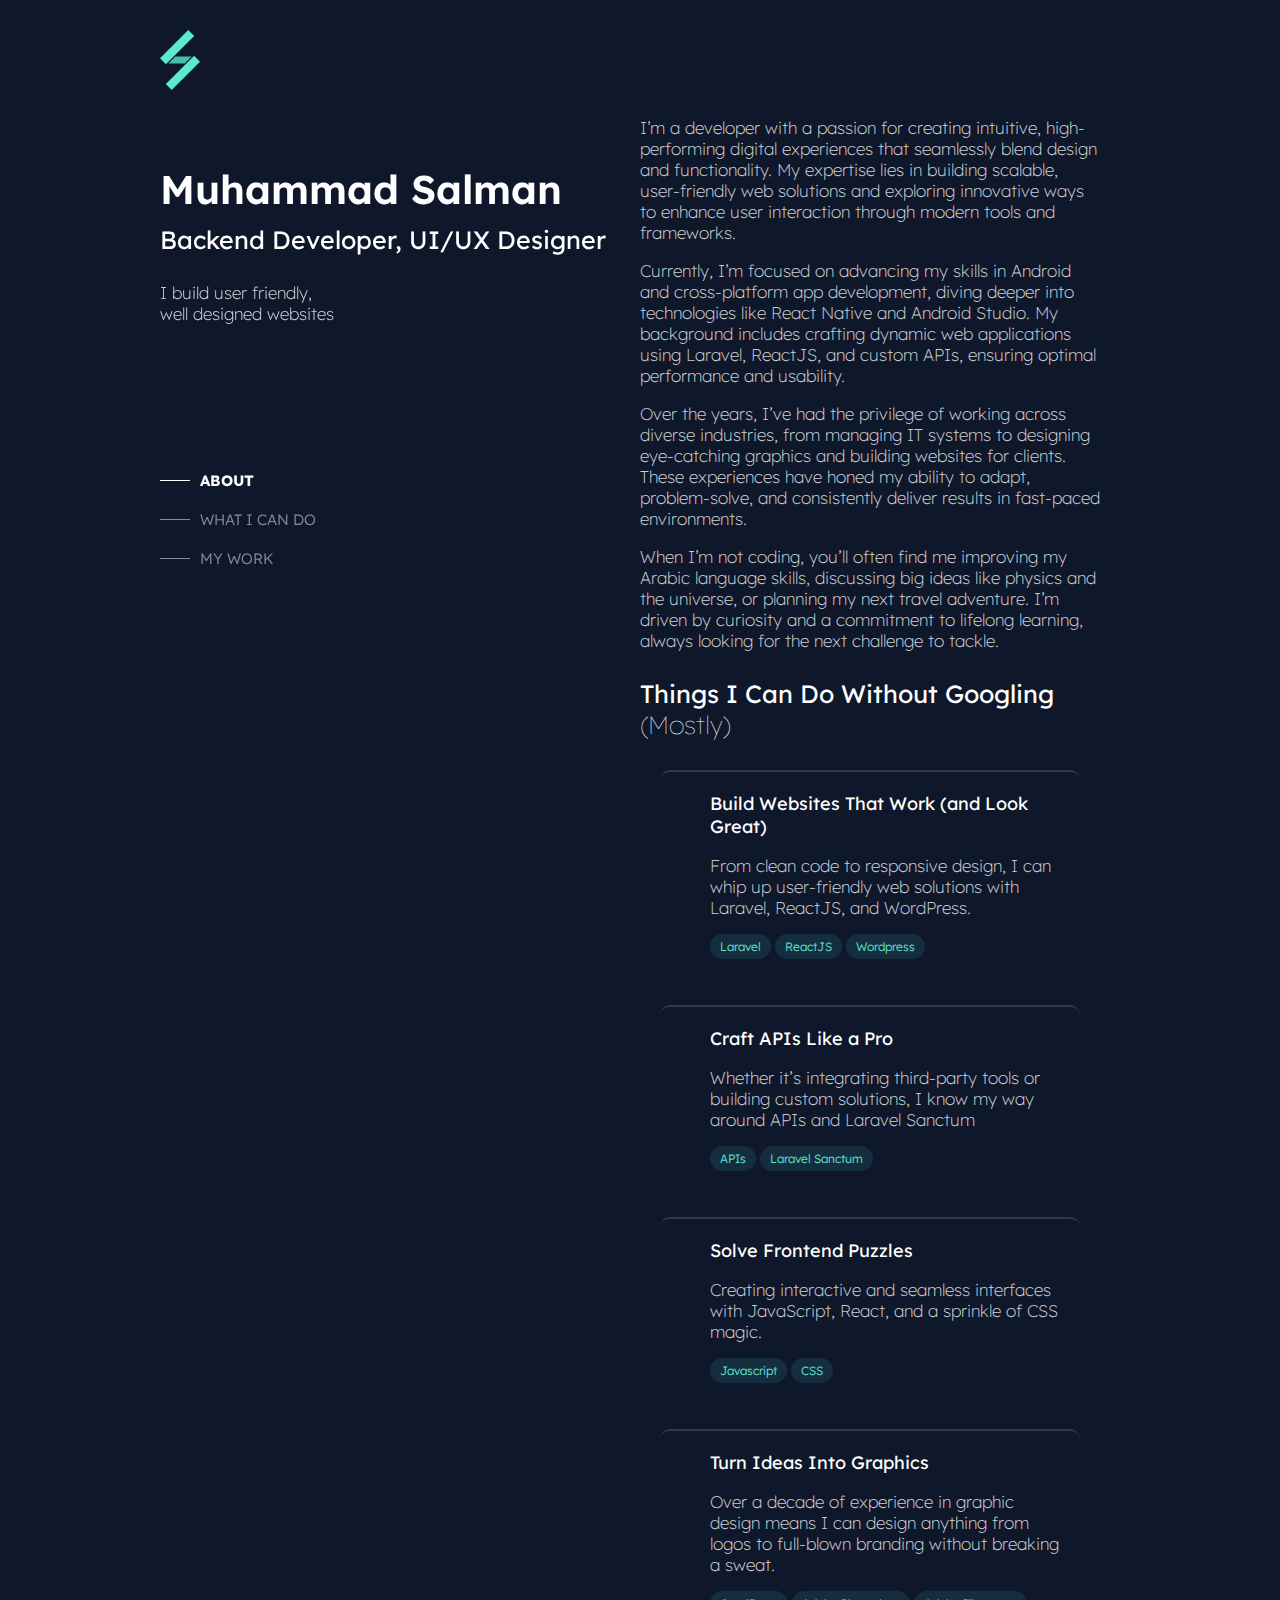
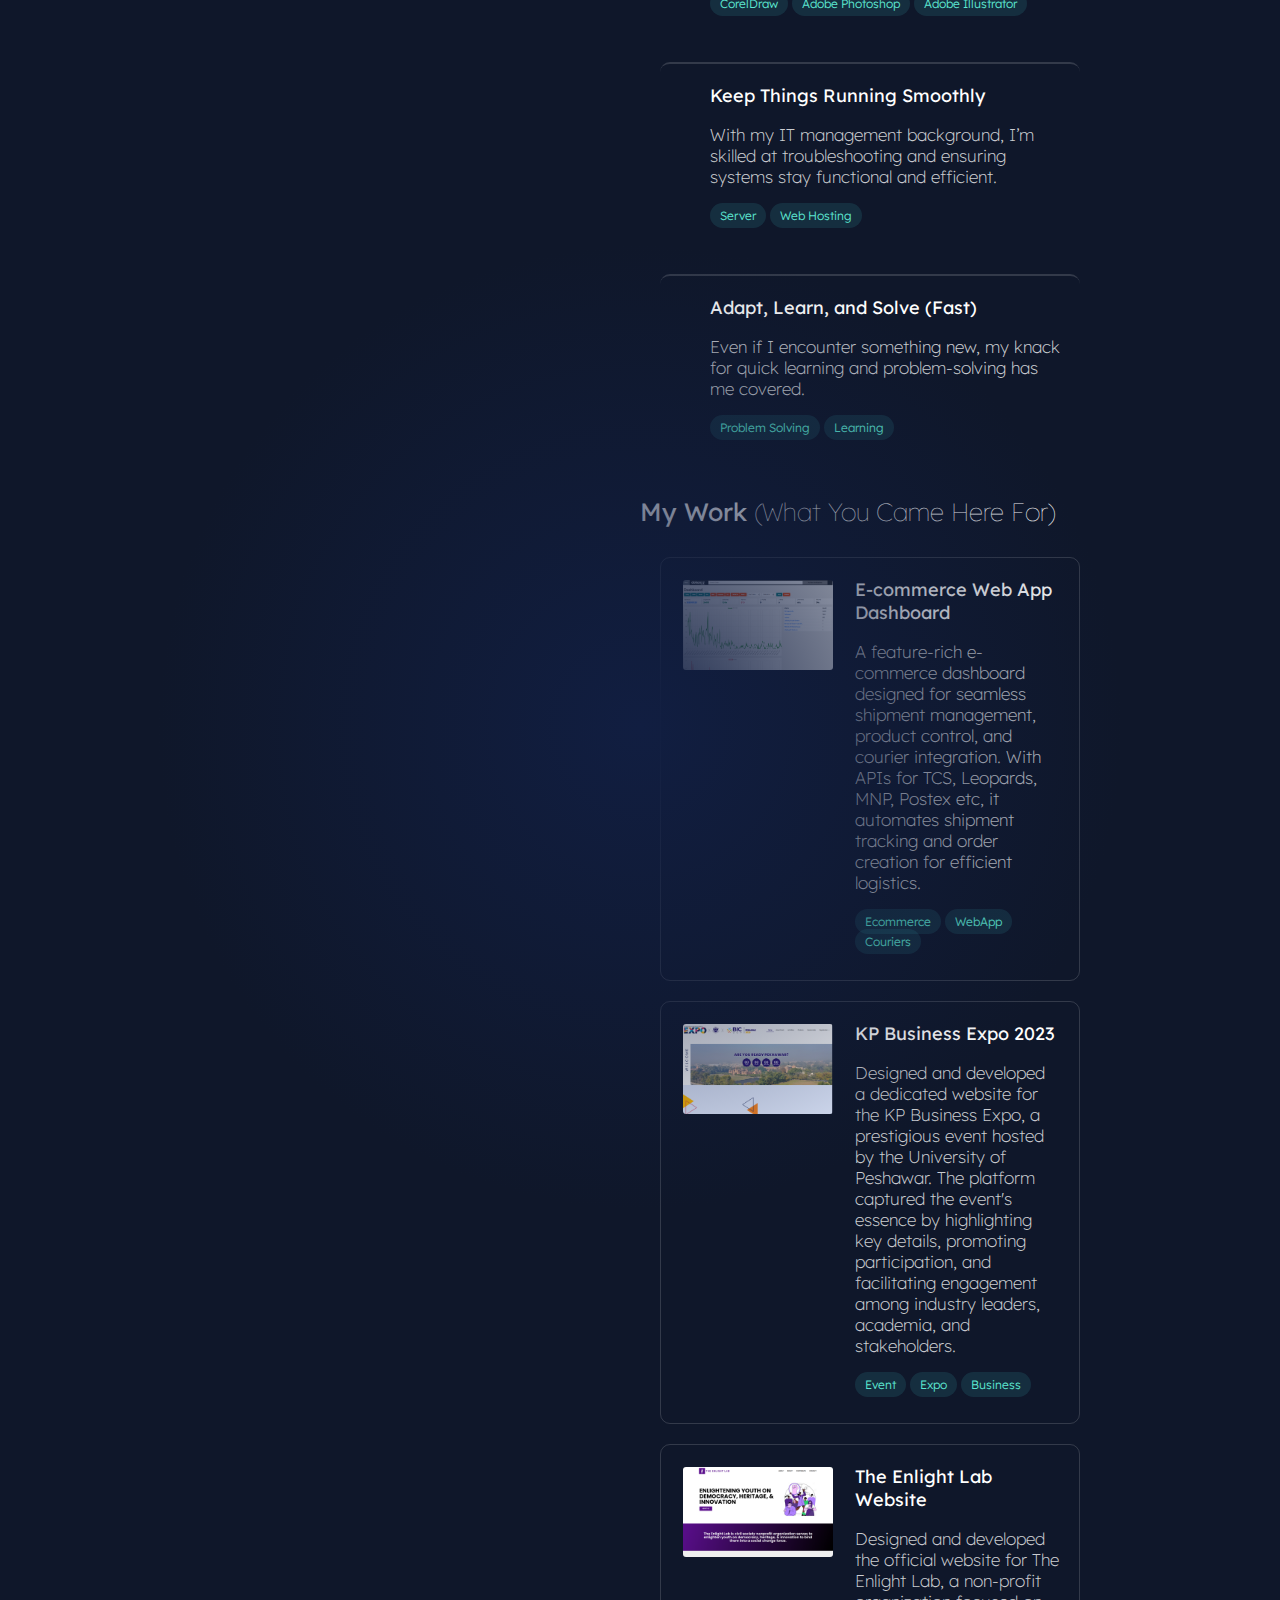
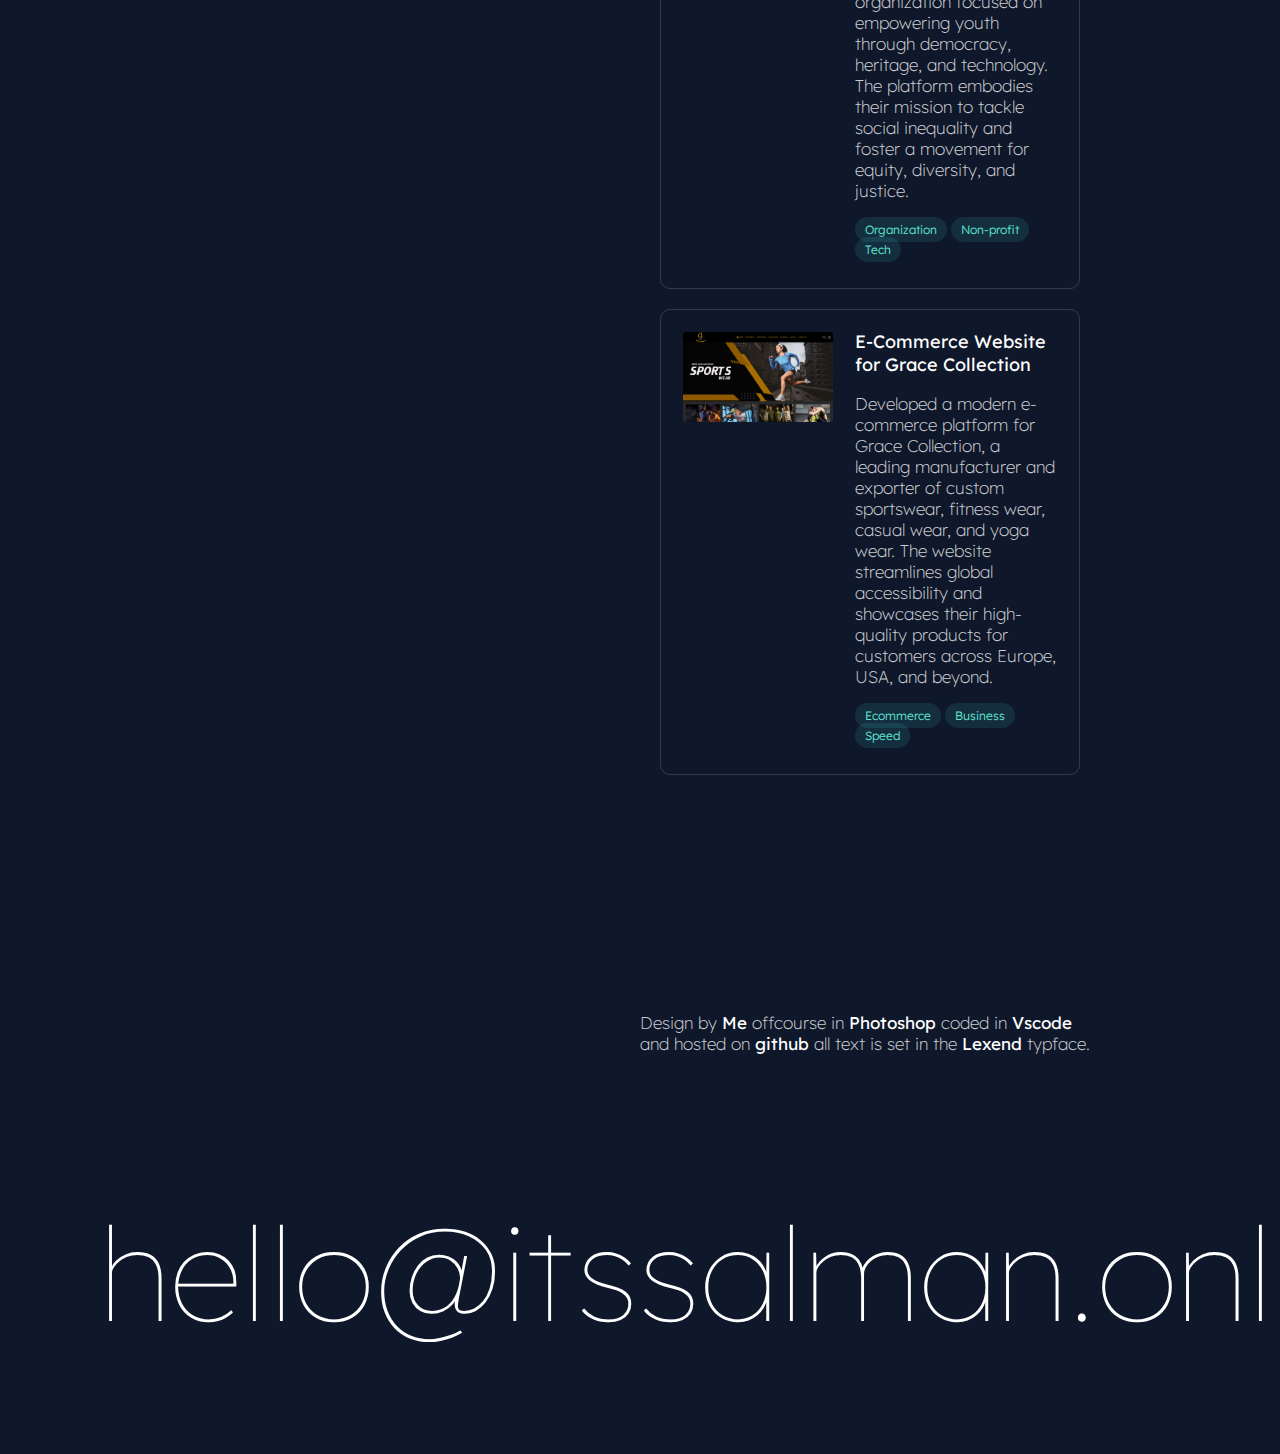
<file: index.html>
<!DOCTYPE html>
<html lang="en">

<head>
    <meta charset="UTF-8">
    <meta name="viewport" content="width=device-width, initial-scale=1.0">
    <title>Its Salman</title>
    <link rel="icon" type="image/png" href="images/favicon.png">
    <link rel="preconnect" href="https://fonts.googleapis.com">
    <link rel="preconnect" href="https://fonts.gstatic.com" crossorigin>
    <link href="https://fonts.googleapis.com/css2?family=Lexend:wght@100..900&display=swap" rel="stylesheet">
    <link rel="stylesheet" href="style.css">

</head>

<body>
    <div class="gradient-bg"></div>

    <section class="gradient-container">
        <div class="container">
            <div class="box">
                <img src="images/logo.svg" alt="ItsSalmanLogo" class="logo">
                <h1>
                    Muhammad Salman
                </h1>
                <h2>
                    Backend Developer, UI/UX Designer
                </h2>
                <p>I build user friendly, <br>well designed websites</p>

                <div class="menu">
                    <div class="menu-item active">
                        <span><a href="#about">About</a></span>
                    </div>
                    <div class="menu-item">
                        <span><a href="#skills">What I Can Do</a></span>
                    </div>
                    <div class="menu-item">
                        <span><a href="#work">My Work</a></span>
                    </div>
                </div>
            </div>
            <section class="box" id="about">
                <section>
                    <p>
                        I’m a developer with a passion for creating intuitive, high-performing digital experiences that
                        seamlessly blend design and functionality. My expertise lies in building scalable, user-friendly
                        web solutions and exploring innovative ways to enhance user interaction through modern tools and
                        frameworks.
                    </p>
                </section>
                <section>
                    <p>
                        Currently, I’m focused on advancing my skills in Android and cross-platform app development,
                        diving deeper into technologies like React Native and Android Studio. My background includes
                        crafting dynamic web applications using Laravel, ReactJS, and custom APIs, ensuring optimal
                        performance and usability.
                    </p>
                </section>
                <section>
                    <p>
                        Over the years, I’ve had the privilege of working across diverse industries, from managing IT
                        systems to designing eye-catching graphics and building websites for clients. These experiences
                        have honed my ability to adapt, problem-solve, and consistently deliver results in fast-paced
                        environments.
                    </p>
                </section>
                <section>
                    <p>
                        When I’m not coding, you’ll often find me improving my Arabic language skills, discussing big
                        ideas like physics and the universe, or planning my next travel adventure. I’m driven by
                        curiosity and a commitment to lifelong learning, always looking for the next challenge to
                        tackle.
                    </p>
                </section>
                <h2>Things I Can Do Without Googling <span class="thinText">(Mostly)</span></h2>
                <section class="itemSection" id="skills">
                    <h3 class="sectionHeading">Build Websites That Work (and Look Great)</h3>
                    <p>From clean code to responsive design, I can whip up user-friendly web solutions with Laravel,
                        ReactJS, and WordPress.
                    </p>
                    <a class="buttonBox" href="">Laravel</a>
                    <a class="buttonBox" href="">ReactJS</a>
                    <a class="buttonBox" href="">Wordpress</a>
                </section>
                <section class="itemSection">
                    <h3 class="sectionHeading">Craft APIs Like a Pro</h3>
                    <p>Whether it’s integrating third-party tools or building custom solutions, I know my way around
                        APIs and Laravel Sanctum
                    </p>
                    <a class="buttonBox" href="">APIs</a>
                    <a class="buttonBox" href="">Laravel Sanctum</a>
                </section>
                <section class="itemSection">
                    <h3 class="sectionHeading">Solve Frontend Puzzles</h3>
                    <p>Creating interactive and seamless interfaces with JavaScript, React, and a sprinkle of CSS magic.
                    </p>
                    <a class="buttonBox" href="">Javascript</a>
                    <a class="buttonBox" href="">CSS</a>
                </section>
                <section class="itemSection">
                    <h3 class="sectionHeading">Turn Ideas Into Graphics</h3>
                    <p>Over a decade of experience in graphic design means I can design anything from logos to
                        full-blown branding without breaking a sweat.
                    </p>
                    <a class="buttonBox" href="">CorelDraw</a>
                    <a class="buttonBox" href="">Adobe Photoshop</a>
                    <a class="buttonBox" href="">Adobe Illustrator</a>
                </section>
                <section class="itemSection">
                    <h3 class="sectionHeading">Keep Things Running Smoothly</h3>
                    <p>With my IT management background, I’m skilled at troubleshooting and ensuring systems stay
                        functional and efficient.
                    </p>
                    <a class="buttonBox" href="">Server</a>
                    <a class="buttonBox" href="">Web Hosting</a>
                </section>
                <section class="itemSection">
                    <h3 class="sectionHeading">Adapt, Learn, and Solve (Fast)</h3>
                    <p>Even if I encounter something new, my knack for quick learning and problem-solving has me
                        covered.
                    </p>
                    <a class="buttonBox" href="">Problem Solving</a>
                    <a class="buttonBox" href="">Learning</a>
                </section>
                <section id="work">
                    <h2>My Work <span class="thinText">(What You Came Here For)</span></h2>
                    <div class="itemSectionWithImage">
                        <div><img src="images/ecolights_dashboard_thumbnail.png" alt="Image.jpg"
                                style="margin-right: 20px;"></div>
                        <div>
                            <h3 class="sectionHeading">E-commerce Web App Dashboard</h3>
                            <p> A feature-rich e-commerce dashboard designed for seamless shipment management, product
                                control, and courier integration. With APIs for TCS, Leopards, MNP, Postex etc, it
                                automates shipment tracking and order creation for efficient logistics.
                            </p>
                            <a class="buttonBox" href="">Ecommerce</a>
                            <a class="buttonBox" href="">WebApp</a>
                            <a class="buttonBox" href="">Couriers</a>
                        </div>
                    </div>
                    <div class="itemSectionWithImage">
                        <div><img src="images/kpbusinessexpo_thumbnail.png" alt="Image.jpg" style="margin-right: 20px;">
                        </div>
                        <div>
                            <h3 class="sectionHeading">KP Business Expo 2023 </h3>
                            <p> Designed and developed a dedicated website for the KP Business Expo, a prestigious event
                                hosted by the University of Peshawar. The platform captured the event's essence by
                                highlighting key details, promoting participation, and facilitating engagement among
                                industry leaders, academia, and stakeholders.
                            </p>
                            <a class="buttonBox" href="">Event</a>
                            <a class="buttonBox" href="">Expo</a>
                            <a class="buttonBox" href="">Business</a>
                        </div>
                    </div>
                    <div class="itemSectionWithImage">
                        <div><img src="images/enlightlab_thumbnail.png" alt="Image.jpg" style="margin-right: 20px;">
                        </div>
                        <div>
                            <h3 class="sectionHeading">The Enlight Lab Website</h3>
                            <p> Designed and developed the official website for The Enlight Lab, a non-profit
                                organization focused on empowering youth through democracy, heritage, and technology.
                                The platform embodies their mission to tackle social inequality and foster a movement
                                for equity, diversity, and justice.
                            </p>
                            <a class="buttonBox" href="">Organization</a>
                            <a class="buttonBox" href="">Non-profit</a>
                            <a class="buttonBox" href="">Tech</a>
                        </div>
                    </div>
                    <div class="itemSectionWithImage">
                        <div><img src="images/gracecollection.pk_thumbnail.png" alt="Image.jpg"
                                style="margin-right: 20px;">
                        </div>
                        <div>
                            <h3 class="sectionHeading">E-Commerce Website for Grace Collection
                            </h3>
                            <p> Developed a modern e-commerce platform for Grace Collection, a leading manufacturer and
                                exporter of custom sportswear, fitness wear, casual wear, and yoga wear. The website
                                streamlines global accessibility and showcases their high-quality products for customers
                                across Europe, USA, and beyond.
                            </p>
                            <a class="buttonBox" href="">Ecommerce</a>
                            <a class="buttonBox" href="">Business</a>
                            <a class="buttonBox" href="">Speed</a>
                        </div>
                    </div>
                    <div>
                    </div>
                </section>
                <section class="footerText">
                    <p>
                        Design by <strong><a href="">Me </a></strong>offcourse in <strong><a href="">Photoshop</a>
                        </strong>coded in <strong><a>Vscode</a> </strong>and hosted on <strong><a>github</a></strong>
                        all text is set in the
                        <strong><a>Lexend</a></strong> typface.
                    </p>
                </section>
            </section>
        </div>
        <section>
            <h1 class="mailContainer">hello@itssalman.online</h1>
        </section>
    </section>
</body>


<script>
    document.addEventListener('mousemove', (event) => {
        const x = event.clientX;
        const y = event.clientY;

        const gradientElement = document.querySelector('.gradient-bg');
        gradientElement.style.background = `radial-gradient(circle at ${x}px ${y}px, #2a2a6e48 0%, transparent 50%)`;
    });

    const firstChild = document.querySelector('.first-child');

    window.addEventListener('scroll', function () {
        const rect = firstChild.getBoundingClientRect();

        // Check if the first child is beyond its parent element's bottom
        if (rect.top + rect.height <= 0) {
            firstChild.style.position = 'absolute'; // Stop it from sticking
            firstChild.style.top = 'auto'; // Reset the top position if necessary
        } else {
            firstChild.style.position = 'sticky'; // Re-enable sticky
            firstChild.style.top = '0'; // Reset top if necessary
        }
    });

    // Select all sections and menu items
    const sections = document.querySelectorAll("section");
    const menuItems = document.querySelectorAll(".menu-item");

    window.addEventListener("scroll", () => {
        let currentSection = "";

        // Loop through sections to find which is in the viewport
        sections.forEach((section) => {
            const sectionTop = section.offsetTop - 50; // Adjust for any header height
            const sectionHeight = section.offsetHeight;
            if (window.scrollY >= sectionTop && window.scrollY < sectionTop + sectionHeight) {
                currentSection = section.getAttribute("id");
            }
        });

        // Update active menu item
        menuItems.forEach((item) => {
            item.classList.remove("active");
            if (item.querySelector("a").getAttribute("href").substring(1) === currentSection) {
                item.classList.add("active");
            }
        });
    });

</script>


</html>
</file>
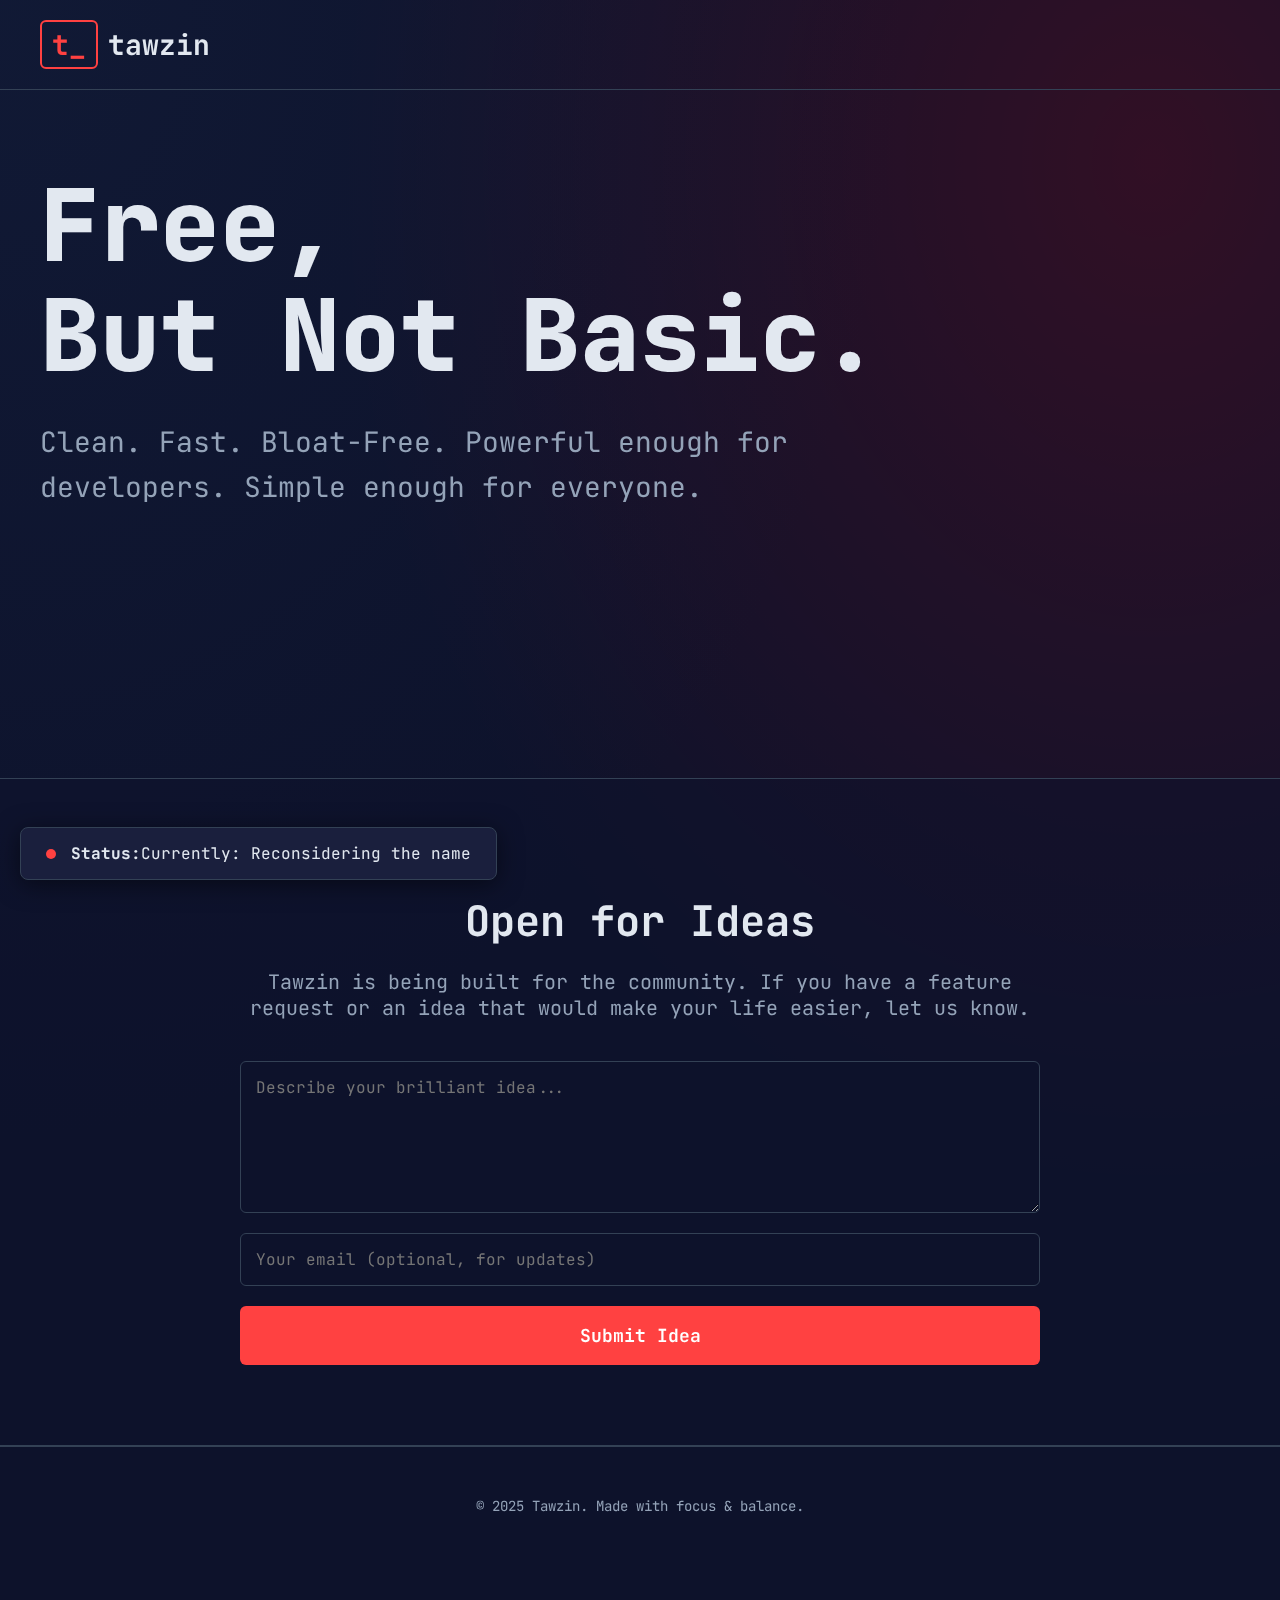
<file: project-tawzin.htm>
<!DOCTYPE html>
<html lang="en">
<head>
  <meta charset="UTF-8" />
  <meta name="viewport" content="width=device-width, initial-scale=1.0"/>
  <title>Tawzin – Coming Soon</title>
  <link href="https://fonts.googleapis.com/css2?family=JetBrains+Mono:wght@400;600;800&display=swap" rel="stylesheet">
  <style>
    :root {
      --color-bg: #0D122B;
      --color-surface: #1A1F3D;
      --color-primary: #FF4141;
      --color-text-main: #E2E8F0;
      --color-text-muted: #94A3B8;
      --color-border: #334155;
    }

    body {
      margin: 0;
      font-family: 'JetBrains Mono', monospace;
      background-color: var(--color-bg);
      color: var(--color-text-main);
      overflow-x: hidden;
      /* NEW: Subtle animated gradient background */
      background-image: radial-gradient(at 0% 0%, hsla(220, 50%, 20%, 0.3) 0px, transparent 50%),
                        radial-gradient(at 90% 10%, hsla(0, 100%, 50%, 0.15) 0px, transparent 50%);
    }

    /* Subtle background grain for a tech feel */
    body::before {
      content: '';
      position: fixed;
      top: 0;
      left: 0;
      width: 100vw;
      height: 100vh;
      background-image: url('[data-uri]');
      opacity: 0.03;
      z-index: -1;
    }

    .section-container {
      padding: 80px 40px;
      max-width: 1200px;
      margin: auto;
    }

    .navbar {
      padding: 20px 40px;
      max-width: 1200px;
      margin: auto;
      border-bottom: 1px solid var(--color-border);
    }

    .logo {
      font-size: 28px;
      font-weight: bold;
    }

    .logo span {
      background: transparent;
      border: 2px solid var(--color-primary);
      color: var(--color-primary);
      padding: 4px 10px;
      border-radius: 6px;
      margin-right: 10px;
      display: inline-block;
    }
    
    .hero-heading {
      font-size: 100px;
      font-weight: 800;
      margin: 0 0 30px;
      line-height: 1.1;
      max-width: 1000px;
    }

    .hero-sub {
      font-size: 28px;
      max-width: 900px;
      line-height: 1.6;
      color: var(--color-text-muted);
    }
    
    /* --- RESTORED --- Status Banner */
    .status-banner {
      position: fixed;
      bottom: 20px;
      left: 20px;
      background: var(--color-surface);
      border: 1px solid var(--color-border);
      padding: 15px 25px;
      border-radius: 8px;
      font-size: 16px;
      box-shadow: 0 4px 25px rgba(0,0,0,0.5);
      z-index: 10;
      display: flex;
      align-items: center;
      backdrop-filter: blur(5px);
    }
    
    .status-banner::before {
        content: '';
        width: 10px;
        height: 10px;
        background: var(--color-primary);
        border-radius: 50%;
        margin-right: 15px;
        animation: pulse 2s infinite;
    }

    @keyframes pulse {
        0% { box-shadow: 0 0 0 0 rgba(255, 65, 65, 0.7); }
        70% { box-shadow: 0 0 0 10px rgba(255, 65, 65, 0); }
        100% { box-shadow: 0 0 0 0 rgba(255, 65, 65, 0); }
    }

    #ideas-section {
      background-color: rgba(13, 18, 43, 0.5);
      border-top: 1px solid var(--color-border);
      border-bottom: 1px solid var(--color-border);
    }
    
    .ideas-container {
        max-width: 800px;
        margin: auto;
        text-align: center;
    }

    .ideas-container h2 {
        font-size: 42px;
        color: var(--color-text-main);
        margin-bottom: 20px;
    }
    
    .ideas-container p {
        font-size: 20px;
        color: var(--color-text-muted);
        margin-bottom: 40px;
    }

    .idea-form {
        display: flex;
        flex-direction: column;
        gap: 20px;
    }
    
    .idea-form textarea, .idea-form input {
        font-family: 'JetBrains Mono', monospace;
        font-size: 16px;
        background: var(--color-bg);
        border: 1px solid var(--color-border);
        color: var(--color-text-main);
        padding: 15px;
        border-radius: 6px;
        transition: border-color 0.3s ease, box-shadow 0.3s ease;
    }
    
    .idea-form textarea:focus, .idea-form input:focus {
        outline: none;
        border-color: var(--color-primary);
        box-shadow: 0 0 0 3px rgba(255, 65, 65, 0.3);
    }

    .idea-form textarea {
        min-height: 120px;
        resize: vertical;
    }
    
    .idea-form button {
        font-family: 'JetBrains Mono', monospace;
        font-size: 18px;
        font-weight: 600;
        background: var(--color-primary);
        color: white;
        border: none;
        padding: 18px;
        border-radius: 6px;
        cursor: pointer;
        transition: transform 0.2s ease, box-shadow 0.2s ease;
    }
    
    .idea-form button:hover {
        transform: translateY(-3px);
        box-shadow: 0 10px 20px rgba(255, 65, 65, 0.2);
    }

    .timeline {
      position: relative;
      max-width: 900px;
      margin: 0 auto;
    }

    .timeline::after {
      content: '';
      position: absolute;
      width: 2px;
      background-color: var(--color-border);
      top: 0;
      bottom: 0;
      left: 50%;
      margin-left: -1px;
    }

    .entry {
      padding: 10px 40px;
      position: relative;
      width: 50%;
      box-sizing: border-box;
    }

    .entry::before {
      content: "";
      position: absolute;
      width: 12px;
      height: 12px;
      right: -7px;
      background-color: var(--color-bg);
      border: 3px solid var(--color-border);
      top: 35px;
      border-radius: 50%;
      z-index: 1;
      transition: all 0.3s ease;
    }
    
    .entry:hover::before {
        background-color: var(--color-primary);
        border-color: var(--color-primary);
        transform: scale(1.2);
    }

    .entry.left::before { left: -7px; }
    .entry.right { left: 50%; }
    .entry.left { left: 0; text-align: right; }

    .entry-content {
      padding: 20px;
      border-radius: 6px;
      position: relative;
      transition: transform 0.3s ease;
    }
    
    .entry:hover .entry-content {
        transform: translateY(-5px);
    }

    .entry h3 {
      margin-top: 0;
      color: var(--color-text-main);
      font-size: 20px;
      font-weight: 600;
    }
    
    .entry p {
      color: var(--color-text-muted);
      font-size: 16px;
    }

    .entry time {
      font-size: 14px;
      color: var(--color-primary);
      display: block;
      margin-top: 10px;
      font-weight: 600;
    }

    .footer {
      text-align: center;
      padding: 50px 30px;
      font-size: 14px;
      color: var(--color-text-muted);
      border-top: 1px solid var(--color-border);
      padding-bottom: 100px; /* Added padding to avoid status banner overlap */
    }
    
    @media screen and (max-width: 768px) {
      .section-container { padding: 60px 20px; }
      .navbar { padding: 20px; }

      .hero-heading {
        font-size: 52px;
      }
      .hero-sub {
        font-size: 20px;
      }
      
      .status-banner {
        width: calc(100% - 40px);
        box-sizing: border-box;
      }

      .ideas-container h2 { font-size: 32px; }
      .ideas-container p { font-size: 18px; }

      .timeline::after { left: 20px; }
      .entry, .entry.right, .entry.left {
        width: 100%;
        padding-left: 50px;
        padding-right: 15px;
        text-align: left;
      }
      .entry.right, .entry.left { left: 0; }
      .entry::before { left: 13px; }
    }
  </style>
</head>
<body>
  
  <nav class="navbar">
    <div class="logo"><span>t_</span>tawzin</div>
  </nav>

  <header class="section-container">
    <h1 class="hero-heading">Free,<br>But Not Basic.</h1>
    <p class="hero-sub">
      Clean. Fast. Bloat-Free. Powerful enough for developers. Simple enough for everyone.
    </p>
  </header>
  
  <!-- RESTORED: Floating status banner -->
  <div class="status-banner">
    <strong>Status:</strong> Currently: Reconsidering the name
  </div>

  <section class="section-container">
      <div class="timeline" id="timeline"></div>
  </section>

  <section id="ideas-section">
    <div class="section-container ideas-container">
        <h2>Open for Ideas</h2>
        <p>Tawzin is being built for the community. If you have a feature request or an idea that would make your life easier, let us know.</p>
        <form class="idea-form" action="https://formspree.io/f/xdkzerwy" method="POST">
            <textarea name="message" placeholder="Describe your brilliant idea..." required></textarea>
            <input type="email" name="email" placeholder="Your email (optional, for updates)">
            <button type="submit">Submit Idea</button>
        </form>
    </div>
  </section>

  <footer class="footer">© 2025 Tawzin. Made with focus & balance.</footer>

  <script>
    const updates = [
      {
        title: "I'm reconsidering the name",
        content: "Well, I had selected the old name 'Tawzin' because I thought it was unique, but I found out that ChatGPT had given this name to others as well. 😀😀😀 Now I'm thinking of a new one on my own. Hopefully, this time I'll come up with something brandable and truly unique.
        date: "2025-07-22"
      },
      {
        title: "Resume advancing the linux skills",
        content: "After selecting the logo / name, i resumed my journey towards advancing my skills in linux",
        date: "2025-06-11"
      },
      {
        title: "Designed the project landing page",
        content: "I would not lie, I may have designed the page but that chatgpt developed the page with just a prompt.",
        date: "2025-06-10"
      },
       {
        title: "Select Name / Logo / Branding",
        content: "Today I selected the name 'Tawzin' which means someone who balances things, I selected the brand colors, and designed the logo,.",
        date: "2025-06-09"
      },
      {
        title: "Advancing my linux skills",
        content: "Just trying to advance my skills to make sure i'm ready for the project.",
        date: "2025-06-06"
      },
      {
        title: "Project Direction Locked",
        content: "Decided to build Tawzin as a free, modern cPanel, Plesk alternative. Clean, fast, and bloat-free.",
        date: "2025-06-01"
      }
    ];

    const timeline = document.getElementById('timeline');

    updates.forEach((update, index) => {
      const side = index % 2 === 0 ? 'left' : 'right';
      const entry = document.createElement('div');
      entry.className = `entry ${side}`;
      entry.innerHTML = `
        <div class="entry-content">
          <h3>${update.title}</h3>
          <p>${update.content}</p>
          <time>${new Date(update.date).toDateString()}</time>
        </div>
      `;
      timeline.appendChild(entry);
    });
  </script>

</body>
</html>
</file>
<file: style.css>
body,
html {
    margin: 0;
    padding: 0;
    /* overflow: hidden; */
    /* height: 100%; */
    background: #0F172A;
    font-family: "Lexend", serif;
    font-optical-sizing: auto;
    position: relative;
    scroll-behavior: smooth;

}

.logo {
    width: 40px;
    padding-top: 30px;
    padding-bottom: 70px;
}

.gradient-bg {
    position: absolute;
    top: 0;
    left: 0;
    width: 100%;
    height: 100%;
    background: radial-gradient(circle at center, #111E41 0%, transparent 20%);
    pointer-events: none;
    /* z-index: 0; */
    /* Keep it in the background */
}

.gradient-container {
    /* position: relative; */
    /* Stack above the gradient */
    /* z-index: 1; */
}

.container {
    display: flex;
    flex-direction: row;
    width: 75%;
    margin: auto;
    justify-content: space-between;
    align-items: flex-start;
    /* Ensure sticky element aligns correctly */
    height: auto;
    /* Ensure enough height for scrolling */
}

.box {
    flex: 1;
    /* text-align: center; */
    padding-bottom:100px;
}

.box:first-child {
    position: sticky;
    top: 0;
    align-self: flex-start;
    /* Prevent stretching */
    height: fit-content;
    /* Let it fit its content */
}

.box:last-child {
    padding: 20px;
    overflow-y: auto;
    height: 100%;
    padding-top: 100px;

}

h1,
h2,
h3,
h4,
h5,
h6 {
    cursor: pointer;
}

h1 {
    font-size: 40px;
    font-weight: 600;
    margin: auto;
    color: rgb(255, 255, 255);

}

h2 {
    font-size: 25px;
    font-weight: 400;
    margin: auto;
    color: rgb(255, 255, 255);
    padding: 10px 0px 10px 0px;

}

h3 {
    font-size: 20px;
    font-weight: 200;
    margin: auto;
}

p {
    font-size: 17px;
    font-weight: 200;
    color: rgba(255, 255, 255, 0.8);
}

.menu {
    display: flex;
    flex-direction: column;
    gap: 20px;
    padding-top: 130px;
}

.menu-item {
    display: flex;
    align-items: center;
    color: rgba(255, 255, 255, 0.5);
    font-size: 15px;
    text-transform: uppercase;
    position: relative;
    font-weight: 300;
}

a {
    text-decoration: none;
    color: rgba(255, 255, 255, 0.5);
}

a:hover {
    color: rgb(255, 255, 255);
}

.menu-item span {
    margin-left: 10px;
}

.menu-item::before {
    content: "";
    width: 30px;
    height: 1px;
    background-color: rgba(255, 255, 255, 0.5);
    display: block;
    transition: width 0.3s ease-out;
}

.menu-item:hover::before {
    transition: width 0.3s ease;
    width: 50px;
    height: 2px;
    background-color: rgb(255, 255, 255);
}

.menu-item.active {
    color: #ffffff;
}

.menu-item.active::before {
    background-color: #ffffff;
}

.menu-item.active a {
    color: #ffffff; /* Highlight the active menu item */
    font-weight: bold;
}
strong {
    font-weight: 400;
    color: rgb(255, 255, 255, 0.9);
}

.buttonBox {
    background-color: rgba(78, 255, 255, 0.1);
    color: #5DE8D2;
    padding: 5px;
    border-radius: 20px;
    margin: auto;
    font-size: 12px;
    font-weight: 300;
    padding-right: 10px;
    padding-left: 10px
}

.itemSection {
    border-top: 2px solid rgba(255, 255, 255, 0.151);
    padding: 20px;
    border-radius: 10px;
    padding-left: 50px;
    margin: 20px;
    padding-bottom: 30px;

}

.itemSectionWithImage {
    padding: 20px;
    border-radius: 10px;
    margin: 20px;
    padding-bottom: 30px;
    display: flex;
    border: 1px solid rgba(255, 255, 255, 0.151);

}

.itemSectionWithImage:hover {
    background-color: rgba(255, 255, 255, 0.041);
    cursor: pointer;
    border: 1px solid #5DE8D2;

}

.itemSectionWithImage img {
    border: 2px solid #5de8d300;
    border-radius: 5px;
    width: 150px;
}

.itemSectionWithImage:hover img {
    border: 2px solid gray;
}

.itemSection:hover {
    background-color: rgba(255, 255, 255, 0.041);
    border-top: 2px solid #5DE8D2;
    cursor: pointer;

}

.itemSection:hover .sectionHeading {
    color: #5DE8D2;
}

.sectionHeading {
    color: white;
    font-weight: 400;
    font-size: 18px;
}


.thinText {
    font-weight: 100;
}

.contactSection {
    text-align: center !important;
    background-color: #5DE8D2;
    color: rgba(0, 0, 0, 0.8);
    padding: 50px;
    margin-top: 50px;
}

.footerText {
    padding-top: 200px;

}

.footerText a {
    color: white;
}

.mailContainer {
    font-size: 130px;
    font-weight: 100;
    padding: 100px;
    text-align: center;
}

/* Responsive Design */
@media (max-width: 768px) {

    .mailContainer {
        font-size: 40px;
        padding: 0px;;
        padding-top: 30px;
        padding-bottom: 30px;
    }
    .logo {
        padding: 0px;
        padding-bottom: 20px;
    }

    .gradient-bg {
        display: none;
    }

    .container {
        flex-direction: column;
        width: 90%;
    }

    .box {
        width: 100%;
        padding: 10px 0;
    }

    h1 {
        font-size: 50px;
        line-height: 1;
    }

    h2 {
        font-size: 20px;
    }

    p {
        font-size: 15px;
    }

    .menu {
        display: none;

    }

    .buttonBox {
        font-size: 12px;
        padding: 8px;
    }

    .itemSection {
        padding: 15px;
        padding-bottom: 30px;
        padding-left: 20px;
        margin: 15px;
    }

    .itemSectionWithImage {
        display: block;
        border: 1px solid rgba(255, 255, 255, 0.151);
    }

    .itemSectionWithImage:hover {
        border: 1px solid #5DE8D2;
    }

    .itemSectionWithImage .sectionHeading {
        font-size: 25px;
        padding-top: 20px
    }

    .itemSectionWithImage img {
        width: 100%;
        max-width: 100%;
        /* Ensures the image doesn't go beyond the parent's width */
        height: auto;
        /* Maintains the aspect ratio */
        display: block;
        /* Removes any default inline spacing */
    }


    .sectionHeading {
        font-size: 16px;
    }


    .box:first-child {
        position: relative;
        top: 0;
        align-self: flex-start;
        padding-top: 50px;
        height: fit-content;
    }

    .box:last-child {
        padding: 0px;
        overflow-y: auto;
        height: 100%;
    }
}
</file>
